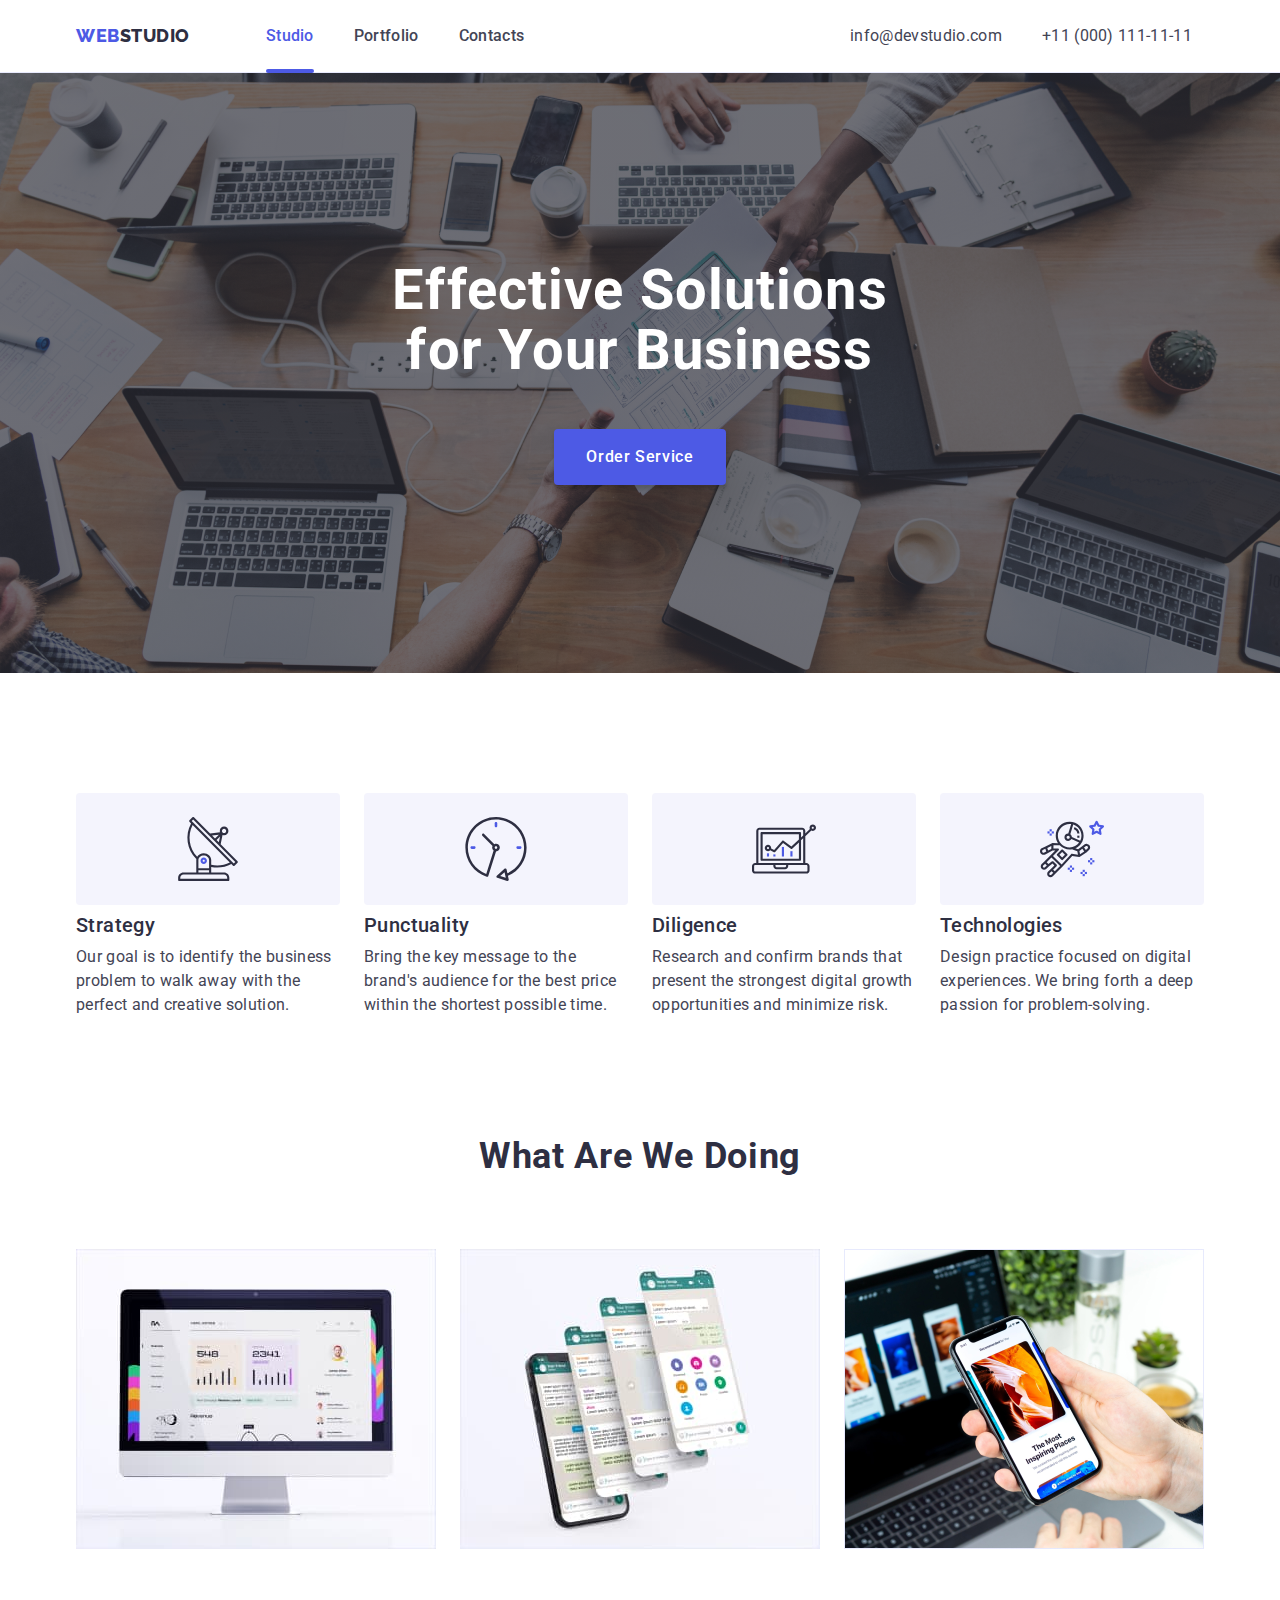
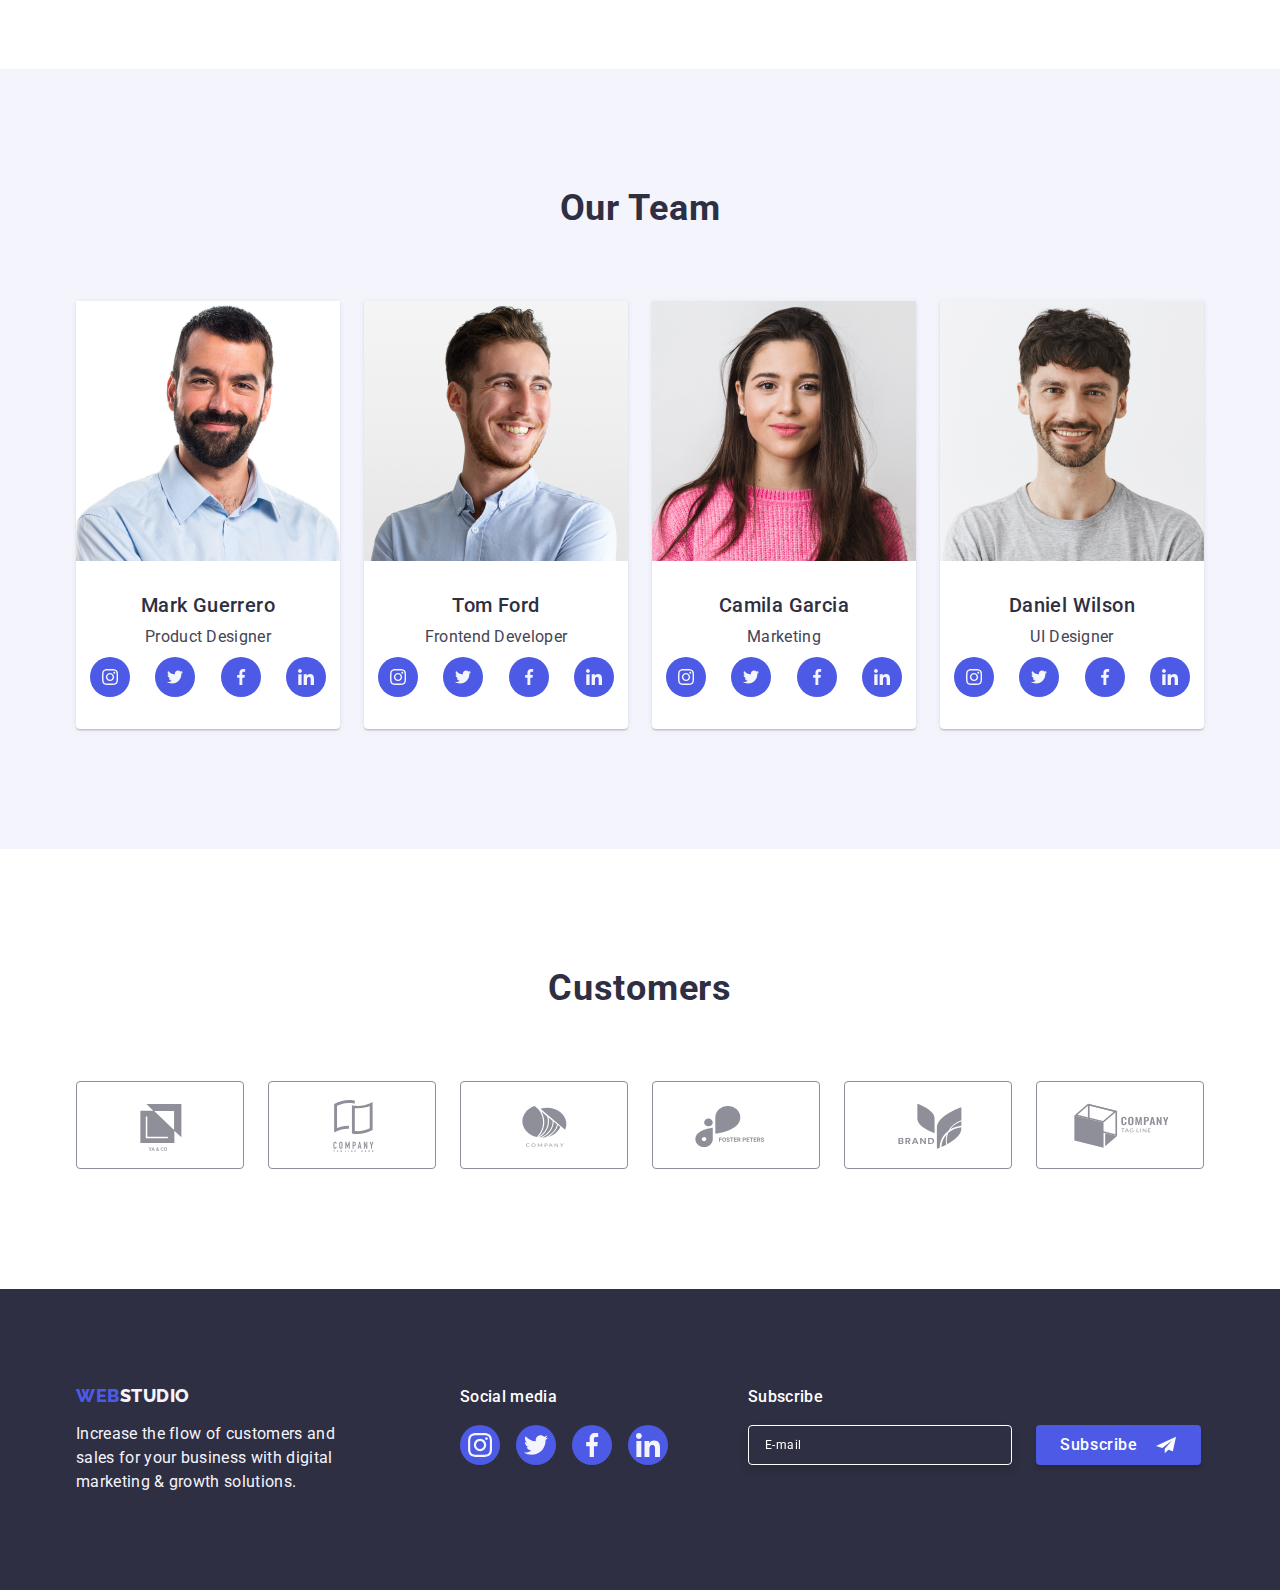
<file: index.html>
<!DOCTYPE html>
<html lang="en">

<head>
  <meta charset="UTF-8" />
  <meta http-equiv="X-UA-Compatible" content="IE=edge" />
  <meta name="viewport" content="width=device-width, initial-scale=1.0" />
  <link rel="preconnect" href="https://fonts.googleapis.com" />
  <link rel="preconnect" href="https://fonts.gstatic.com" crossorigin />
  <link href="https://fonts.googleapis.com/css2?family=Raleway:wght@800&family=Roboto:wght@400;500;700&display=swap"
    rel="stylesheet" />
  <link rel="stylesheet"
    href="https://cdnjs.cloudflare.com/ajax/libs/modern-normalize/1.1.0/modern-normalize.min.css" />
  <link rel="stylesheet" href="./css/styles.css" />
  <title>WebStudio</title>
</head>

<body data-body>
  <header class="header">
    <div class="header__container container">
     
      <!-- NAVIGATIONS -->

      <nav class="header__navigation">
        <a class="header__navigation-logo" href="./index.html">WEB<span class="header__logo-span">Studio</span></a>
    
        <ul class="header__navigation-list">
          <li class="header__navigation-item">
            <a class="header__navigation-link current" href="./index.html">Studio</a>
          </li>
          <li class="header__navigation-item">
            <a class="header__navigation-link" href="./portfolio.html">Portfolio</a>
          </li>
          <li class="header__navigation-item">
            <a class="header__navigation-link" href="">Contacts</a>
          </li>
        </ul>
      </nav>

        <address class="header__address">
        <ul class="header__address-list">
          <li class="header__address-item">
            <a class="header__adress-link" href="mailto:info@devstudio.com">info@devstudio.com</a>
          </li>
          <li class="header__address-item">
            <a class="header__adress-link" href="tel:+11(000)111-11-11">+11 (000) 111-11-11</a>
          </li>
        </ul>
      </address>

      <button type="button" data-menu-open="menu-open" class="menu-open-btn">
        <svg class="menu-icon" width="30" height="19">
          <use href="./images/svg/symbol-burger.svg#icon-Burger-vector-Stroke"></use>
        </svg>
      </button>
    </div>

    <!-- ------------------MOBILE MENU------------------ -->

    <div class="mob-menu-container is-hidden" data-menu>
      <div class="mob-menu-position">
        <button type="button" data-menu-close class="menu-close-btn">
          <svg class="close-icon" width="8" height="8">
            <use href="./images/svg/symbol-close-black.svg#icon-close-black"></use>
          </svg>
        </button>
        <nav class="-menu-header-navigation">
          <ul class="mob-menu-list list">
            <li class="mob-menu-item">
              <a class="mob-menu-link link current-mobile" href="./index.html">Studio</a>
            </li>
            <li class="mob-menu-item">
              <a class="mob-menu-link link" href="./portfolio.html">Portfolio</a>
            </li>
            <li class="mob-menu-item">
              <a class="mob-menu-link link" href="#">Contacts</a>
            </li>
          </ul>
        </nav>
      </div>
      <div class="">
        <address class="mob-menu-contacts">
          <ul class="mob-menu-contacts-list list">
            <li class="mob-menu-contacts-item">
              <a class="mob-menu-phone-link link" href="tel:+110001111111">+11 (000) 111-11-11</a>
            </li>
            <li class="mob-menu-contacts-item">
              <a class="mob-menu-address-link link" href="mailto:info@devstudio.com">info@devstudio.com</a>
            </li>
          </ul>
        </address>
        <div class="menu-soc">
          <ul class="menu-soc-list list">
            <li class="menu-soc-item">
              <a class="menu-soc-link link" href="#">
                <svg class="footer-icon" width="24" height="24">
                  <use href="./images/svg/socialweb/symbol-defs.svg#icon-instagram-2"></use>
                </svg>
              </a>
            </li>
            <li class="menu-soc-item">
              <a class="menu-soc-link link" href="#">
                <svg class="footer-icon" width="24" height="24">
                  <use href="./images/svg/socialweb/symbol-defs.svg#icon-twitter-1"></use>
                </svg>
              </a>
            </li>
            <li class="menu-soc-item">
              <a class="menu-soc-link link" href="#">
                <svg class="footer-icon" width="24" height="24">
                  <use href="./images/svg/socialweb/symbol-defs.svg#icon-facebook-1"></use>
                </svg>
              </a>
            </li>
            <li class="menu-soc-item">
              <a class="menu-soc-link link" href="#">
                <svg class="footer-icon" width="24" height="24">
                  <use href="./images/svg/socialweb/symbol-defs.svg#icon-linkedin-1"></use>
                </svg>
              </a>
            </li>
          </ul>
        </div>
      </div>
    </div>
    
  </header>

   <!--------------------------- HERO SECTION--------------------------------->

  <main>
    <section class="section hero">
      <h1 class="hero__title">Effective Solutions for Your Business</h1>
      <button class="hero__button" data-modal-open>Order Service</button>
    </section>

    <!-- -------- PRIVILAGE SECTION ---------->

    <section class="section">
      <div class="container">
        <h2 class="visually-hidden">our privilage</h2>
        <ul class="privilage__list">
          <li class="privilage__item icon1">
            <h3 class="privilage__title">Strategy</h3>
            <p class="privilage__text">
              Our goal is to identify the business problem to walk away with
              the perfect and creative solution.
            </p>
          </li>
          <li class="privilage__item icon2">
            <h3 class="privilage__title">Punctuality</h3>
            <p class="privilage__text">
              Bring the key message to the brand's audience for the best price
              within the shortest possible time.
            </p>
          </li>
          <li class="privilage__item icon3">
            <h3 class="privilage__title">Diligence</h3>
            <p class="privilage__text">
              Research and confirm brands that present the strongest digital
              growth opportunities and minimize risk.
            </p>
          </li>
          <li class="privilage__item icon4">
            <h3 class="privilage__title">Technologies</h3>
            <p class="privilage__text">
              Design practice focused on digital experiences. We bring forth a
              deep passion for problem-solving.
            </p>
          </li>
        </ul>
      </div>
    </section>

       <!------------SECTION WHAT WE ARE DOING ------------->
    <section class="what section">
      <div class="container">
        <h2 class="section__what-title">What are we doing</h2>
        <ul class="section__what-list">
          <li class="section__what-item">
            <img class="section__what-photo" srcset="./images/about/Rectangle71@2x.jpg 2x" src="./images/about/img1.jpg" alt="monitor" width="360" />
          </li>
          <li class="section__what-item">
            <img class="section__what-photo" srcset="./images/about/Rectangle72@2x.jpg 2x" src="./images/about/img2.jpg" alt="smatrphone" width="360" />
          </li>
          <li class="section__what-item">
            <img class="section__what-photo" srcset="./images/about/Rectangle73@2x.jpg" src="./images/about/img3.jpg" alt="phone and laptop"
              width="360" />
          </li>
        </ul>
      </div>
    </section>

    <!--------------- SECTION  TEAM  ------------------>

    <section class="team section">
      <div class="container">
        <h2 class="team__title">Our Team</h2>
        <ul class="team__list">
          <li class="team__item">
            <picture>
              <source
                srcset="./images/employees/team-01-1200.jpg 1x,
                ./images/employees/team-01-1200@2x.jpg 2x"
                media="(min-width: 1200px)"/>

             <source
             srcset="./images/employees/team-01-768.jpg 1x,
             ./images/employees/team-01-768@2x.jpg 2x"
             media="(min-width: 768px)"/>

             <source
             srcset="./images/employees/team-01-320.jpg 1x,
             ./images/employees/team-01-320@2x.jpg 2x"
             media="(min-width: 320px)"/>
             <img class="team__photo"
             src="./images/employees/team-01-320.jpg"
             alt="user photo 01"
                  loading="lazy"/>
            </picture>

            <div class="stule_team">
              <h3 class="team__sabtitle">Mark Guerrero</h3>
              <p class="team__text">Product Designer</p>
              <ul class="team__list-link">
                <li class="team__item-link">
                  <a class="link__team" href="https://instagram.com" aria-label="icon-instagram">
                    <svg class="team__social-icon" width="16" height="16">
                      <use href="./images/svg/socialweb/symbol-defs.svg#icon-instagram-2"></use>
                    </svg>
                  </a>
                </li>
                <li class="team__item-link">
                  <a class="link__team" href="https://twitter.com" aria-label="icon-twitter">
                    <svg class="team__social-icon"  width="16" height="16">
                      <use href="./images/svg/socialweb/symbol-defs.svg#icon-twitter-1"></use>
                    </svg>
                  </a>
                </li>
                <li class="team__item-link">
                  <a class="link__team" href="https://facebook.com" aria-label="icon-facebook">
                    <svg class="team__social-icon" width="16" height="16">
                      <use href="./images/svg/socialweb/symbol-defs.svg#icon-facebook-1"></use>
                    </svg>
                  </a>
                </li>
                <li class="team__item-link">
                  <a class="link__team" href="https://linkedin.com" aria-label="icon-linkedin">
                    <svg class="team__social-icon" width="16" height="16">
                      <use href="./images/svg/socialweb/symbol-defs.svg#icon-linkedin-1"></use>
                    </svg>
                  </a>
                </li>
              </ul>
            </div>
          </li>

          <li class="team__item">
            <picture>
              <source
                srcset="./images/employees/team-02-1200.jpg 1x,
                ./images/employees/team-02-1200@2x.jpg 2x"
                media="(min-width: 1200px)"/>

             <source
             srcset="./images/employees/team-02-768.jpg 1x,
             ./images/employees/team-02-768@2x.jpg 2x"
             media="(min-width: 768px)"/>

             <source
             srcset="./images/employees/team-02-320.jpg 1x,
             ./images/employees/team-02-320@2x.jpg 2x"
             media="(min-width: 320px)"/>
             <img class="team__photo"
             src="./images/employees/team-02-320.jpg"
             alt="user photo 02"
                  loading="lazy"
                />
            </picture>
            <div class="stule_team">
              <h3 class="team__sabtitle">Tom Ford</h3>
              <p class="team__text">Frontend Developer</p>
              <ul class="team__list-link">
                <li class="team__item-link">
                  <a class="link__team" href="https://instagram.com" aria-label="icon-instagram">
                    <svg class="team__social-icon" width="16" height="16">
                      <use href="./images/svg/socialweb/symbol-defs.svg#icon-instagram-2"></use>
                    </svg>
                  </a>
                </li>
                <li class="team__item-link">
                  <a class="link__team" href="https://twitter.com" aria-label="icon-twitter">
                    <svg class="team__social-icon" width="16" height="16">
                      <use href="./images/svg/socialweb/symbol-defs.svg#icon-twitter-1"></use>
                    </svg>
                  </a>
                </li>
                <li class="team__item-link">
                  <a class="link__team" href="https://facebook.com" aria-label="icon-facebook">
                    <svg class="team__social-icon" width="16" height="16">
                      <use href="./images/svg/socialweb/symbol-defs.svg#icon-facebook-1"></use>
                    </svg>
                  </a>
                </li>
                <li class="team__item-link">
                  <a class="link__team" href="https://linkedin.com" aria-label="icon-linkedin">
                    <svg class="team__social-icon" width="16" height="16">
                      <use href="./images/svg/socialweb/symbol-defs.svg#icon-linkedin-1"></use>
                    </svg>
                  </a>
                </li>
              </ul>
            </div>
          </li>

          <li class="team__item">
            <picture>
              <source
                srcset="./images/employees/team-03-1200.jpg 1x,
                ./images/employees/team-03-1200@2x.jpg 2x"
                media="(min-width: 1200px)"/>

             <source
             srcset="./images/employees/team-03-768.jpg 1x,
             ./images/employees/team-03-768@2x.jpg 2x"
             media="(min-width: 768px)"/>

             <source
             srcset="./images/employees/team-03-320.jpg 1x,
             ./images/employees/team-03-320@2x.jpg 2x"
             media="(min-width: 320px)"/>
             <img class="team__photo"
             src="./images/employees/team-03-320.jpg"
             alt="user photo 03"
                  loading="lazy"
                />
              </picture>
            <div class="stule_team">
              <h3 class="team__sabtitle">Camila Garcia</h3>
              <p class="team__text">Marketing</p>
              <ul class="team__list-link">
                <li class="team__item-link">
                  <a class="link__team" href="https://instagram.com" aria-label="icon-instagram">
                    <svg class="team__social-icon" width="16" height="16">
                      <use href="./images/svg/socialweb/symbol-defs.svg#icon-instagram-2"></use>
                    </svg>
                  </a>
                </li>
                <li class="team__item-link">
                  <a class="link__team" href="https://twitter.com" aria-label="icon-twitter">
                    <svg class="team__social-icon" width="16" height="16">
                      <use href="./images/svg/socialweb/symbol-defs.svg#icon-twitter-1"></use>
                    </svg>
                  </a>
                </li>
                <li class="team__item-link">
                  <a class="link__team" href="https://facebook.com" aria-label="icon-facebook">
                    <svg class="team__social-icon" width="16" height="16">
                      <use href="./images/svg/socialweb/symbol-defs.svg#icon-facebook-1"></use>
                    </svg>
                  </a>
                </li>
                <li class="team__item-link">
                  <a class="link__team" href="https://linkedin.com" aria-label="icon-linkedin">
                    <svg class="team__social-icon" width="16" height="16">
                      <use href="./images/svg/socialweb/symbol-defs.svg#icon-linkedin-1"></use>
                    </svg>
                  </a>
                </li>
              </ul>
            </div>
          </li>

          <li class="team__item">
            <picture>
              <source
                srcset="./images/employees/team-04-1200.jpg 1x,
                ./images/employees/team-04-1200@2x.jpg 2x"
                media="(min-width: 1200px)"/>

             <source
             srcset="./images/employees/team-04-768.jpg 1x,
             ./images/employees/team-04-768@2x.jpg 2x"
             media="(min-width: 768px)"/>

             <source
             srcset="./images/employees/team-04-320.jpg 1x,
             ./images/employees/team-04-320@2x.jpg 2x"
             media="(min-width: 320px)"/>
             <img class="team__photo"
             src="./images/employees/team-04-320.jpg"
             alt="user photo 04"
                  loading="lazy"
                />
              </picture>
            <div class="stule_team">
              <h3 class="team__sabtitle">Daniel Wilson</h3>
              <p class="team__text">UI Designer</p>
              <ul class="team__list-link">
                <li class="team__item-link">
                  <a class="link__team" href="https://instagram.com" aria-label="icon-instagram">
                    <svg class="team__social-icon" width="16" height="16">
                      <use href="./images/svg/socialweb/symbol-defs.svg#icon-instagram-2"></use>
                    </svg>
                  </a>
                </li>
                <li class="team__item-link">
                  <a class="link__team" href="https://twitter.com" aria-label="icon-twitter">
                    <svg class="team__social-icon" width="16" height="16">
                      <use href="./images/svg/socialweb/symbol-defs.svg#icon-twitter-1"></use>
                    </svg>
                  </a>
                </li>
                <li class="team__item-link">
                  <a class="link__team" href="https://facebook.com" aria-label="icon-facebook">
                    <svg class="team__social-icon" width="16" height="16">
                      <use href="./images/svg/socialweb/symbol-defs.svg#icon-facebook-1"></use>
                    </svg>
                  </a>
                </li>
                <li class="team__item-link">
                  <a class="link__team" href="https://linkedin.com" aria-label="icon-linkedin">
                    <svg class="team__social-icon" width="16" height="16">
                      <use href="./images/svg/socialweb/symbol-defs.svg#icon-linkedin-1"></use>
                    </svg>
                  </a>
                </li>
              </ul>
            </div>
          </li>
        </ul>
      </div>
    </section>

       <!----------------- SECTION CUSTOMERS ---------------------->
    <section class="customers section">
      <div class="container">
        <h2 class="customers__title">Customers</h2>
        <ul class="customers__list">
          <li class="customers__item">
            <a class="customers__link" href="./index.html">
              <svg class="customer__icon" width="104" height="56">
                <use href="./images/svg/socialweb/sprite.svg#icon-Logo1"></use>
              </svg></a>
          </li>
          <li class="customers__item">
            <a class="customers__link" href="./index.html"><svg class="customer__icon" width="104" height="56">
                <use href="./images/svg/socialweb/sprite.svg#icon-Logo2"></use>
              </svg></a>
          </li>
          <li class="customers__item">
            <a class="customers__link" href="./index.html"><svg class="customer__icon" width="104" height="56">
                <use href="./images/svg/socialweb/sprite.svg#icon-Logo3"></use>
              </svg></a>
          </li>
          <li class="customers__item">
            <a class="customers__link" href="./index.html"><svg class="customer__icon" width="104" height="56">
                <use href="./images/svg/socialweb/sprite.svg#icon-Logo4"></use>
              </svg></a>
          </li>
          <li class="customers__item">
            <a class="customers__link" href="./index.html"><svg class="customer__icon" width="104" height="56">
                <use href="./images/svg/socialweb/sprite.svg#icon-Logo5"></use>
              </svg></a>
          </li>
          <li class="customers__item">
            <a class="customers__link" href="./index.html"><svg class="customer__icon" width="104" height="56">
                <use href="./images/svg/socialweb/sprite.svg#icon-Logo6"></use>
              </svg>
            </a>
          </li>
        </ul>
      </div>
    </section>
  </main>

  <!--------------- SECTION FOOTER -------------->
  <footer class="footer">
    <div class="footer__container container">
      <div class="footer__flex">
          <a class="lo__go-link" href="index.html">WEB<span class="footer-logo">Studio</span></a>
         <p class="footer__text">Increase the flow of customers and sales for your business with
          digital marketing & growth solutions.</p></div>
        <div class="footer__social">
          <h3 class="social__media-title">Social media</h3>
          <ul class="footer__social-list">
            <li class="footer__social-item">
              <a class="footer__social-link" href="https://instagram.com" aria-label="icon-instagram" class="">
                <svg class="footer__social-icon" width="24" height="24">
                  <use href="./images/svg/socialweb/symbol-defs.svg#icon-instagram-2"></use>
                </svg>
              </a>
            </li>
            <li class="footer__social-item">
              <a class="footer__social-link" href="https://twitter.com" aria-label="icon-twitter" class="">
                <svg class="footer__social-icon" width="24" height="24">
                  <use href="./images/svg/socialweb/symbol-defs.svg#icon-twitter-1"></use>
                </svg>
              </a>
            </li>
            <li class="footer__social-item">
              <a class="footer__social-link" href="https://facebook.com" aria-label="icon-facebook" class="">
                <svg class="footer__social-icon" width="24" height="24">
                  <use href="./images/svg/socialweb/symbol-defs.svg#icon-facebook-1"></use>
                </svg>
              </a>
            </li>
            <li class="footer__social-item">
              <a class="footer__social-link" href="https://linkedin.com" aria-label="icon-linkedin" class="">
                <svg class="footer__social-icon" width="24" height="24">
                  <use href="./images/svg/socialweb/symbol-defs.svg#icon-linkedin-1"></use>
                </svg>
              </a>
            </li>
          </ul>
        </div>
        <div class="footer_subscribe">
          <p class="footer-subscribe__title">Subscribe</p>
          <form class="form-subscribe">
            <label class="subscribe-email" for="subscribe-email"
              ></label>
              <input
              class="footer-subscribe-input"
              type="email"
              name="subscribe-email"
              id="subscribe-email"
              placeholder="E-mail"
            />
            <button class="footer-subscribe-button" type="submit">
              <span class="span-subscribe">Subscribe</span><svg class="subscribe-icon" width="24" height="20">
                <use href="./images/svg/fotter.svg/telegram-sprite.svg#icon-Frame3"></use>
              </svg>
            </button>
          </form>
        </div>
      </div>
    
  </footer>

<!----------------- MODAL ---------------->
    
    <div data-modal class="backdrop is-hidden">
          <div class="modal-hiden modal">
            <button class="button-modal" data-modal-close>
              <svg class="svg-modal" width="8" height="8">
                <use
                  href="./images/svg/closeicons/close-black.svg#icon-close-black"
                ></use>
              </svg>
            </button>

            <p class="order_title1">
              Leave your contacts and we will call you back
            </p>
            <form class="order-form">
              <div class="modal-position">
                <label class="order_title" for="input-name">Name </label>
                <div class="form-field-wrapper">
                <input
                  required
                  class="input"
                  type="text"
                  id="input-name"
                  name="name-user"
                /><svg width="18" height="24" class="svg-form">
                  <use
                    href="./images/svg/person-black-1.svg#icon-person-black-1"
                  ></use>
                </svg>
              </div>
              </div>

              <div class="modal-position">
                <label class="order_title" for="input-tel">Phone</label>
                <div class="form-field-wrapper">
                <input
                  required
                  class="input"
                  type="tel"
                  id="input-tel"
                  name="tel-user"
                /><svg width="18" height="24" class="svg-form">
                  <use
                    href="./images/svg/closeicons/symbol-defs.svg#icon-phone1"
                  ></use>
                </svg>
              </div>
              </div>

              <div class="modal-position">
                <label class="order_title" for="input-emeil">Email</label>
                <div class="form-field-wrapper">
                <input
                  required
                  class="input"
                  type="email"
                  id="input-emeil"
                  name="emeil-user"
                /><svg width="18" height="24" class="svg-form">
                  <use
                    href="./images/svg/closeicons/symbol-defs.svg#icon-email1"
                  ></use>
                </svg>
              </div>
              </div>

              <div class="modal-position-textarea">
                <label class="order_title" for="input-comment">Comment</label>
                <textarea
                  class="textarea"
                  name="comment-user"
                  id="input-comment"
                  rows="6"
                  placeholder="Text input"
                ></textarea>
              </div>

             <div class="checkboxdiv">
                <input
                  required
                  class="checkbox"
                  type="checkbox"
                  id="input-accept"
                  name="accept"
                />
                <span class="fake"></span>
                <label class="order_title-accept" for="input-accept"
                  >I accept the terms and conditions of the
                  <a class="private__police-link" href="">Privacy Policy</a>
                </label>
              </div>
              <button class="button-sabmit" type="submit">Send</button>
            </form>
          </div>
      </div>
      
  <script src="./js/modal.js"></script>
  <script src="./js/mobile-menu.js"></script>
</body>

</html>
</file>
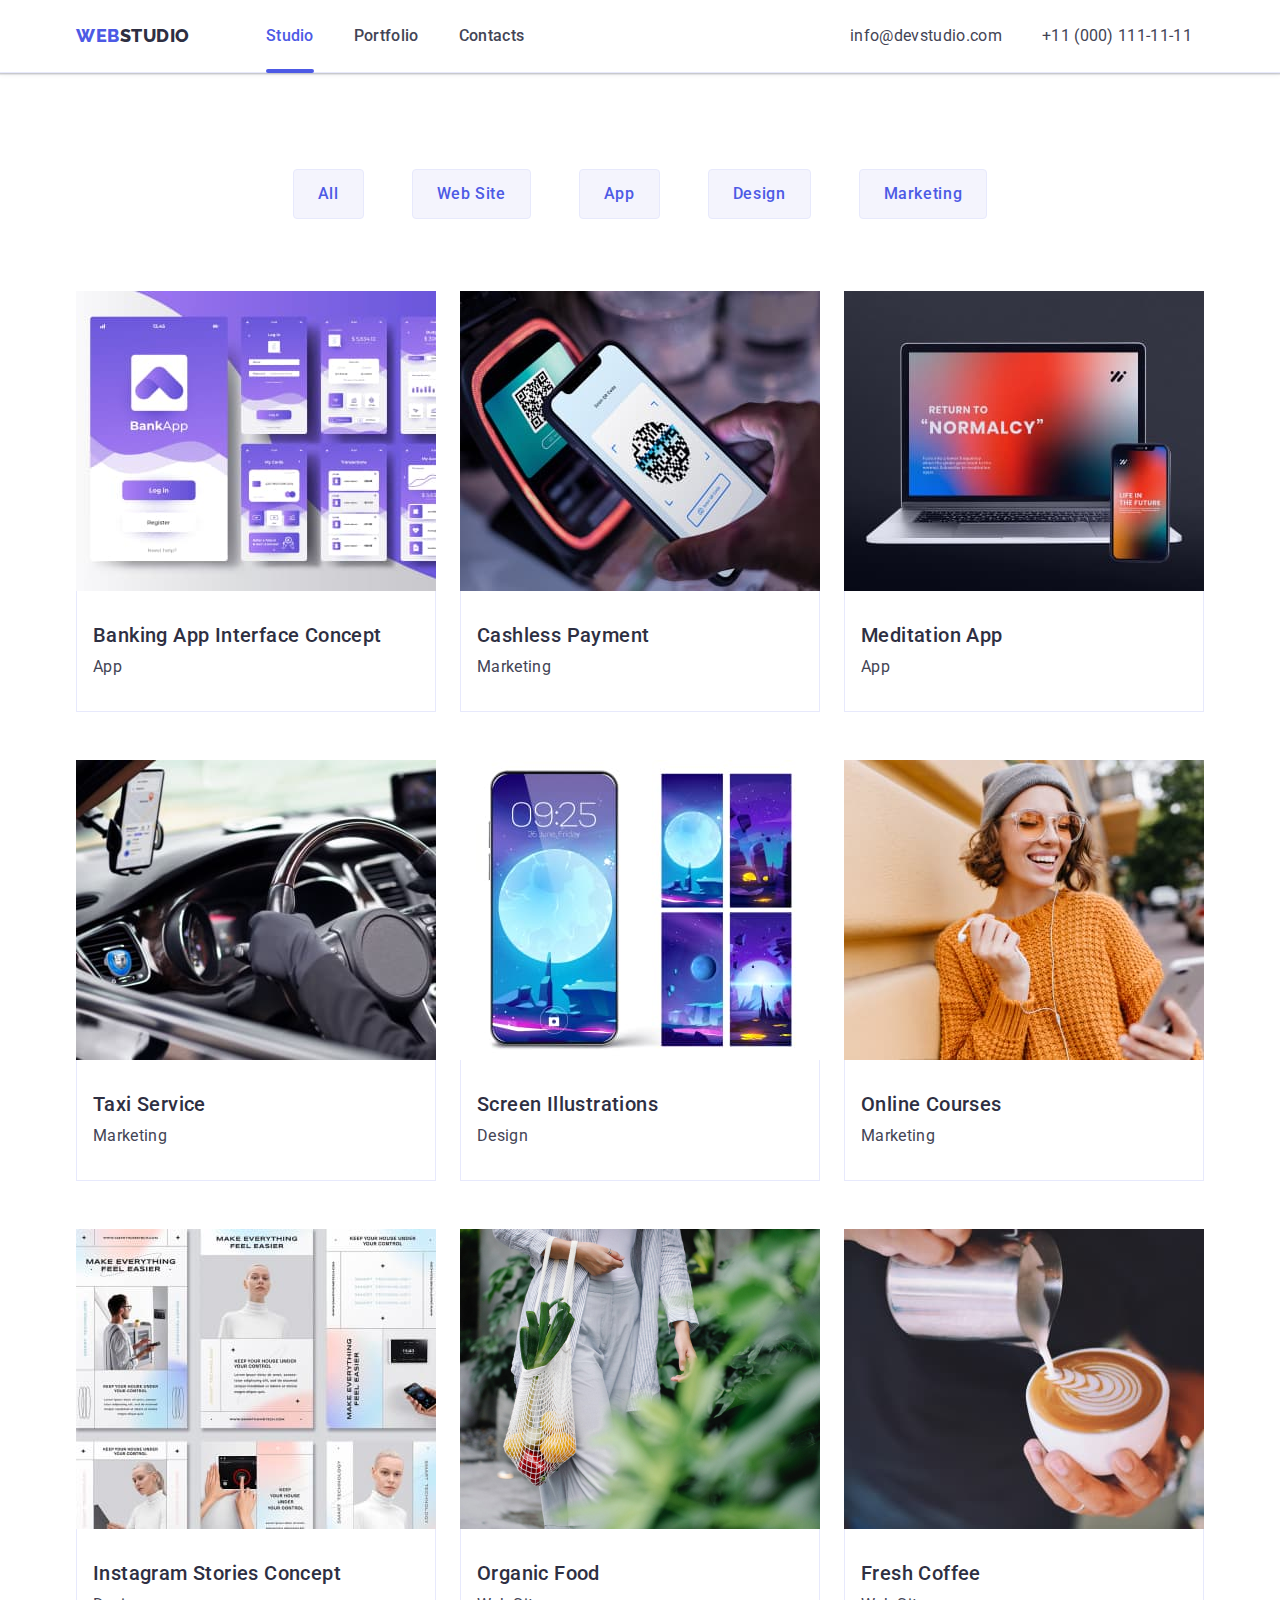
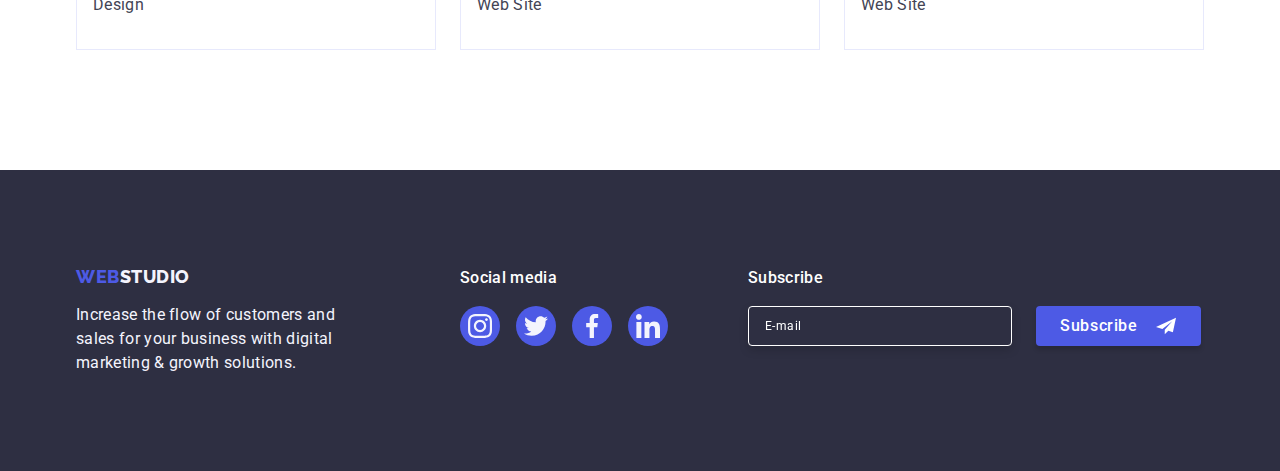
<file: portfolio.html>
<!DOCTYPE html>
<html lang="en">

<head>
  <meta charset="UTF-8" />
  <meta http-equiv="X-UA-Compatible" content="IE=edge" />
  <meta name="viewport" content="width=device-width, initial-scale=1.0" />
  <link rel="preconnect" href="https://fonts.googleapis.com" />
  <link rel="preconnect" href="https://fonts.gstatic.com" crossorigin />
  <link href="https://fonts.googleapis.com/css2?family=Raleway:wght@800&family=Roboto:wght@400;500;700&display=swap"
    rel="stylesheet" />
  <link rel="stylesheet"
    href="https://cdnjs.cloudflare.com/ajax/libs/modern-normalize/1.1.0/modern-normalize.min.css" />
  <link rel="stylesheet" href="./css/styles.css" />
  <title>WebStudio</title>
</head>

<body data-body>
  <header class="header">
    <div class="header__container container">
     
      <!-- NAVIGATIONS -->

      <nav class="header__navigation">
        <a class="header__navigation-logo" href="./index.html">WEB<span class="header__logo-span">Studio</span></a>
    
        <ul class="header__navigation-list">
          <li class="header__navigation-item">
            <a class="header__navigation-link current" href="./index.html">Studio</a>
          </li>
          <li class="header__navigation-item">
            <a class="header__navigation-link" href="./portfolio.html">Portfolio</a>
          </li>
          <li class="header__navigation-item">
            <a class="header__navigation-link" href="">Contacts</a>
          </li>
        </ul>
      </nav>

        <address class="header__address">
        <ul class="header__address-list">
          <li class="header__address-item">
            <a class="header__adress-link" href="mailto:info@devstudio.com">info@devstudio.com</a>
          </li>
          <li class="header__address-item">
            <a class="header__adress-link" href="tel:+11(000)111-11-11">+11 (000) 111-11-11</a>
          </li>
        </ul>
      </address>

      <button type="button" data-menu-open="menu-open" class="menu-open-btn">
        <svg class="menu-icon" width="30" height="19">
          <use href="./images/svg/symbol-burger.svg#icon-Burger-vector-Stroke"></use>
        </svg>
      </button>
    </div>

    <!-- ------------------MOBILE MENU------------------ -->

    <div class="mob-menu-container is-hidden" data-menu>
      <div class="mob-menu-position">
        <button type="button" data-menu-close class="menu-close-btn">
          <svg class="close-icon" width="8" height="8">
            <use href="./images/svg/symbol-close-black.svg#icon-close-black"></use>
          </svg>
        </button>
        <nav class="-menu-header-navigation">
          <ul class="mob-menu-list list">
            <li class="mob-menu-item">
              <a class="mob-menu-link link" href="./index.html">Studio</a>
            </li>
            <li class="mob-menu-item">
              <a class="mob-menu-link link current-mobile" href="./portfolio.html">Portfolio</a>
            </li>
            <li class="mob-menu-item">
              <a class="mob-menu-link link" href="#">Contacts</a>
            </li>
          </ul>
        </nav>
      </div>
      <div class="">
        <address class="mob-menu-contacts">
          <ul class="mob-menu-contacts-list list">
            <li class="mob-menu-contacts-item">
              <a class="mob-menu-phone-link link" href="tel:+110001111111">+11 (000) 111-11-11</a>
            </li>
            <li class="mob-menu-contacts-item">
              <a class="mob-menu-address-link link" href="mailto:info@devstudio.com">info@devstudio.com</a>
            </li>
          </ul>
        </address>
        <div class="menu-soc">
          <ul class="menu-soc-list list">
            <li class="menu-soc-item">
              <a class="menu-soc-link link" href="#">
                <svg class="footer-icon" width="24" height="24">
                  <use href="./images/svg/socialweb/symbol-defs.svg#icon-instagram-2"></use>
                </svg>
              </a>
            </li>
            <li class="menu-soc-item">
              <a class="menu-soc-link link" href="#">
                <svg class="footer-icon" width="24" height="24">
                  <use href="./images/svg/socialweb/symbol-defs.svg#icon-twitter-1"></use>
                </svg>
              </a>
            </li>
            <li class="menu-soc-item">
              <a class="menu-soc-link link" href="#">
                <svg class="footer-icon" width="24" height="24">
                  <use href="./images/svg/socialweb/symbol-defs.svg#icon-facebook-1"></use>
                </svg>
              </a>
            </li>
            <li class="menu-soc-item">
              <a class="menu-soc-link link" href="#">
                <svg class="footer-icon" width="24" height="24">
                  <use href="./images/svg/socialweb/symbol-defs.svg#icon-linkedin-1"></use>
                </svg>
              </a>
            </li>
          </ul>
        </div>
      </div>
    </div>
    
  </header>

    <!------------------- SECTION PORTFOLIO ---------------------->
    <main>
      <section class="menu portfolio__section">
        <div class="container">
          <h1 class="visually-hidden">portfolio</h1>
          <ul class="section__button-list list">
            <li class="section__button-item">
              <button class="section__button" type="button">All</button>
            </li>
            <li class="section__button-item">
              <button class="section__button" type="button">Web Site</button>
            </li>
            <li class="section__button-item">
              <button class="section__button" type="button">App</button>
            </li>
            <li class="section__button-item">
              <button class="section__button" type="button">Design</button>
            </li>
            <li class="section__button-item">
              <button class="section__button" type="button">Marketing</button>
            </li>
          </ul>

          <ul class="portfolio__section-list list">
            <li class="portfolio__section-item">
              <a class="portfolio__section-link link" href="">
                <div class="blok">
                  <img
                    class="portfolio__section-photo"
                    src="./images/projects/img1.jpg"
                    alt="Banking App Interface Concept"
                    width="360"
                  />
                  <div class="product-owerlay">
                    <div class="owerlay-text">
                      14 Stylish and User-Friendly App Design Concepts · Task
                      Manager App · Calorie Tracker App · Exotic Fruit Ecommerce
                      App · Cloud Storage App
                    </div>
                  </div>
                </div>
                <div class="border">
                  <h2 class="portfolio__section-title">
                    Banking App Interface Concept
                  </h2>
                  <p class="portfolio__section-text">App</p>
                </div>
              </a>
            </li>
            <li class="portfolio__section-item">
              <a class="portfolio__section-link link" href="">
                <div class="blok">
                  <img
                    class="portfolio__section-photo"
                    src="./images/projects/img2.jpg"
                    alt="Cashless Payment"
                    width="360"
                  />
                  <div class="product-owerlay">
                    <div class="owerlay-text">
                      14 Stylish and User-Friendly App Design Concepts · Task
                      Manager App · Calorie Tracker App · Exotic Fruit Ecommerce
                      App · Cloud Storage App
                    </div>
                  </div>
                </div>
                <div class="border">
                  <h2 class="portfolio__section-title">Cashless Payment</h2>
                  <p class="portfolio__section-text">Marketing</p>
                </div>
              </a>
            </li>
            <li class="portfolio__section-item">
              <a class="portfolio__section-link link" href="">
                <div class="blok">
                  <img
                    class="portfolio__section-photo"
                    src="./images/projects/img3.jpg"
                    alt="Cashless Payment"
                    width="360"
                  />
                  <div class="product-owerlay">
                    <div class="owerlay-text">
                      14 Stylish and User-Friendly App Design Concepts · Task
                      Manager App · Calorie Tracker App · Exotic Fruit Ecommerce
                      App · Cloud Storage App
                    </div>
                  </div>
                </div>
                <div class="border">
                  <h2 class="portfolio__section-title">Meditation App</h2>
                  <p class="portfolio__section-text">App</p>
                </div>
              </a>
            </li>
            <li class="portfolio__section-item">
              <a class="portfolio__section-link link" href="">
                <div class="blok">
                  <img
                    class="portfolio__section-photo"
                    src="./images/projects/img4.jpg"
                    alt="Cashless Payment"
                    width="360"
                  />
                  <div class="product-owerlay">
                    <div class="owerlay-text">
                      14 Stylish and User-Friendly App Design Concepts · Task
                      Manager App · Calorie Tracker App · Exotic Fruit Ecommerce
                      App · Cloud Storage App
                    </div>
                  </div>
                </div>
                <div class="border">
                  <h2 class="portfolio__section-title">Taxi Service</h2>
                  <p class="portfolio__section-text">Marketing</p>
                </div>
              </a>
            </li>
            <li class="portfolio__section-item">
              <a class="portfolio__section-link link" href="">
                <div class="blok">
                  <img
                    class="portfolio__section-photo"
                    src="./images/projects/img5.jpg"
                    alt="Cashless Payment"
                    width="360"
                  />
                  <div class="product-owerlay">
                    <div class="owerlay-text">
                      14 Stylish and User-Friendly App Design Concepts · Task
                      Manager App · Calorie Tracker App · Exotic Fruit Ecommerce
                      App · Cloud Storage App
                    </div>
                  </div>
                </div>
                <div class="border">
                  <h2 class="portfolio__section-title">Screen Illustrations</h2>
                  <p class="portfolio__section-text">Design</p>
                </div>
              </a>
            </li>
            <li class="portfolio__section-item">
              <a class="portfolio__section-link link" href="">
                <div class="blok">
                  <img
                    class="portfolio__section-photo"
                    src="./images/projects/img6.jpg"
                    alt="Cashless Payment"
                    width="360"
                  />
                  <div class="product-owerlay">
                    <div class="owerlay-text">
                      14 Stylish and User-Friendly App Design Concepts · Task
                      Manager App · Calorie Tracker App · Exotic Fruit Ecommerce
                      App · Cloud Storage App
                    </div>
                  </div>
                </div>
                <div class="border">
                  <h2 class="portfolio__section-title">Online Courses</h2>
                  <p class="portfolio__section-text">Marketing</p>
                </div></a
              >
            </li>
            <li class="portfolio__section-item">
              <a class="portfolio__section-link link" href="">
                <div class="blok">
                  <img
                    class="portfolio__section-photo"
                    src="./images/projects/img7.jpg"
                    alt="Cashless Payment"
                    width="360"
                  />
                  <div class="product-owerlay">
                    <div class="owerlay-text">
                      14 Stylish and User-Friendly App Design Concepts · Task
                      Manager App · Calorie Tracker App · Exotic Fruit Ecommerce
                      App · Cloud Storage App
                    </div>
                  </div>
                </div>
                <div class="border">
                  <h2 class="portfolio__section-title">
                    Instagram Stories Concept
                  </h2>
                  <p class="portfolio__section-text">Design</p>
                </div></a
              >
            </li>
            <li class="portfolio__section-item">
              <a class="portfolio__section-link link" href="">
                <div class="blok">
                  <img
                    class="portfolio__section-photo"
                    src="./images/projects/img8.jpg"
                    alt="Cashless Payment"
                    width="360"
                  />
                  <div class="product-owerlay">
                    <div class="owerlay-text">
                      14 Stylish and User-Friendly App Design Concepts · Task
                      Manager App · Calorie Tracker App · Exotic Fruit Ecommerce
                      App · Cloud Storage App
                    </div>
                  </div>
                </div>
                <div class="border">
                  <h2 class="portfolio__section-title">Organic Food</h2>
                  <p class="portfolio__section-text">Web Site</p>
                </div></a
              >
            </li>
            <li class="portfolio__section-item">
              <a class="portfolio__section-link link" href="">
                <div class="blok">
                  <img
                    class="portfolio__section-photo"
                    src="./images/projects/img9.jpg"
                    alt="Cashless Payment"
                    width="360"
                  />
                  <div class="product-owerlay">
                    <div class="owerlay-text">
                      14 Stylish and User-Friendly App Design Concepts · Task
                      Manager App · Calorie Tracker App · Exotic Fruit Ecommerce
                      App · Cloud Storage App
                    </div>
                  </div>
                </div>
                <div class="border">
                  <h2 class="portfolio__section-title">Fresh Coffee</h2>
                  <p class="portfolio__section-text">Web Site</p>
                </div></a
              >
            </li>
          </ul>
        </div>
      </section>
    </main>

    <footer class="footer">
      <div class="footer__container container">
        <div class="footer__flex">
            <a class="lo__go-link" href="index.html">WEB<span class="footer-logo">Studio</span></a>
           <p class="footer__text">Increase the flow of customers and sales for your business with
            digital marketing & growth solutions.</p></div>
          <div class="footer__social">
            <h3 class="social__media-title">Social media</h3>
            <ul class="footer__social-list">
              <li class="footer__social-item">
                <a class="footer__social-link" href="https://instagram.com" aria-label="icon-instagram" class="links">
                  <svg class="footer__social-icon" width="24" height="24">
                    <use href="./images/svg/socialweb/symbol-defs.svg#icon-instagram-2"></use>
                  </svg>
                </a>
              </li>
              <li class="footer__social-item">
                <a class="footer__social-link" href="https://twitter.com" aria-label="icon-twitter" class="links">
                  <svg class="footer__social-icon" width="24" height="24">
                    <use href="./images/svg/socialweb/symbol-defs.svg#icon-twitter-1"></use>
                  </svg>
                </a>
              </li>
              <li class="footer__social-item">
                <a class="footer__social-link" href="https://facebook.com" aria-label="icon-facebook" class="links">
                  <svg class="footer__social-icon" width="24" height="24">
                    <use href="./images/svg/socialweb/symbol-defs.svg#icon-facebook-1"></use>
                  </svg>
                </a>
              </li>
              <li class="footer__social-item">
                <a class="footer__social-link" href="https://linkedin.com" aria-label="icon-linkedin" class="links">
                  <svg class="footer__social-icon" width="24" height="24">
                    <use href="./images/svg/socialweb/symbol-defs.svg#icon-linkedin-1"></use>
                  </svg>
                </a>
              </li>
            </ul>
          </div>
          <div class="footer_subscribe">
            <p class="footer-subscribe__title">Subscribe</p>
            <form class="form-subscribe">
              <label class="subscribe-email" for="subscribe-email"
                ></label>
                <input
                class="footer-subscribe-input"
                type="email"
                name="subscribe-email"
                id="subscribe-email"
                placeholder="E-mail"
              />
              <button class="footer-subscribe-button" type="submit">
                <span class="span-subscribe">Subscribe</span><svg class="subscribe-icon" width="24" height="20">
                  <use href="./images/svg/fotter.svg/telegram-sprite.svg#icon-Frame3"></use>
                </svg>
              </button>
            </form>
          </div>
        </div>
      </div>
    </footer>
    <script src="./js/modal.js"></script>
    <script src="./js/mobile-menu.js"></script>
  </body>
  </html>
</file>
<file: css/styles.css>
:root {
	--bg-color: #ffffff;
	--logo-color-top: #4d5ae5;
	--color-text: #2e2f42;
	--seconari-text-color: #434455;
	--portfolio-button-bg-hover-color: #404bbf;
	--head-buttun-fon-color: #e7e9fc;
	--bg-color-fon-team: #f4f4fd;
	--fotter-text: #e7e9fc;
	--border-company-color: #8e8f99;
	--footer-hover-icon-color: #31d0aa;
	--modal-bg-color: #fcfcfc;
	--border-form-color: #21212133;
	--place-color: #75757580;
}

/* ***** */
html {
	box-sizing: border-box;
}

body {
	font-family: 'Roboto', sans-serif;
	color: var(--seconari-text-color);
}

/* *,
*::after,
*::before {
	box-sizing: inherit;
} */

/* СТИЛІ ДЛЯ ОБНУЛЕННЯ ВЕРХНІХ ВІДСТУПІВ У ЕЛЕМЕНТІВ  */
h1,
h2,
h3,
h4,
h5,
h6,
p {
	margin: 0;
}

/* КЛАС ДЛЯ ОБНУЛЕННЯ БАЗОВИХ ВЛАСТИВОСТЕЙ У СПИСКІВ (ul) */
ul {
	list-style: none;
	padding-left: 0;
	margin: 0;
}

/* КЛАСС ДЛЯ ОБНУЛЕННЯ БАЗОВИХ ВЛАСТИВОСТЕЙ У ПОСИЛАНЬ */
a {
	color: inherit;
	text-decoration: none;
}

/* ВЛАСТИВОСТІ ДЛЯ КОРЕКТНОГО ВІДОБРАЖЕННЯ КАРТИНОК */
img {
	display: block;
	max-width: 100%;
	height: auto;
}

/* ВЛАСТИВОСТІ ДЛЯ ОБНУЛЕННЯ КУРСИВА У ADDRESS */
address {
	font-style: normal;
}

/* УТІТЛИ */
.visually-hidden {
	position: absolute;
	width: 1px;
	height: 1px;
	margin: -1px;
	border: 0;
	padding: 0;

	white-space: nowrap;
	-webkit-clip-path: inset(100%);
	clip-path: inset(100%);
	clip: rect(0 0 0 0);
	overflow: hidden;
}

.section {
	padding: 96px 0 96px 0;

	@media screen and (min-width: 1200px) {
		padding: 120px 0 120px 0;
	}
}

.container {
	max-width: 428px;
	padding-left: 15px;
	padding-right: 15px;
	margin-left: auto;
	margin-right: auto;

	@media screen and (min-width: 768px) {
		max-width: 768px;

	}

	@media screen and (min-width: 1200px) {
		max-width: 1158px;

	}
}

.current {
	color: var(--logo-color-top);
	position: relative;

}

.current::after {
	content: '';
	display: block;
	width: 100%;
	height: 4px;
	border-radius: 2px;
	background-color: var(--logo-color-top);
	position: absolute;
	bottom: -4px;
}

@media screen and (min-width: 1200px) {
	.current::after {
		bottom: -4px;
	}
}



/* My css */

/*#region --HEADER SECTION-- */

.header {
	padding: 24px 0;
	border-bottom: 1px solid var(--head-buttun-fon-color);
	box-shadow: 0px 2px 1px rgba(46, 47, 66, 0.08), 0px 1px 1px rgba(46, 47, 66, 0.16),
		0px 1px 6px rgba(46, 47, 66, 0.08);

	@media screen and (min-width: 768px) and (max-width: 1199px) {
		padding: 16px 0;
	}
}

.header__container {
	display: flex;
	justify-content: space-between;
	align-items: center;


	@media (min-width:768px) {
		justify-content: flex-start;


	}

}

.header__navigation {
	display: flex;
	align-items: center;
}

.header__navigation-logo {
	font-family: 'Raleway', sans-serif;
	font-weight: 800;
	font-size: 18px;
	color: var(--logo-color-top);
	line-height: 1.17;
	letter-spacing: 0.03em;
	text-transform: uppercase;

	@media (min-width: 768px) {
		margin-right: 120px;
	}

	@media (min-width: 1200px) {
		margin-right: 76px;
	}
}

.header__logo-span {
	color: var(--color-text);
}

.header__navigation-list {
	display: none;

	@media (min-width: 768px) {
		display: flex;
		gap: 40px;
		line-height: 1.5;
	}
}

.header__navigation-item {
	/* line-height: 1.5; */
}

.header__address-item {
	font-size: 12px;

	/* line-height: 1.17; */

	@media screen (min-width: 768px) {
		display: block;
	}
}

.header__navigation-link {
	font-weight: 500;
	font-size: 16px;
	line-height: 1.5;
	letter-spacing: 0.02em;
	padding: 24px 0px;
	transition: color 250ms cubic-bezier(0.4, 0, 0.2, 1);
	position: relative;
}

.header__navigation-link:hover,
.header__navigation-link:focus {
	color: var(--portfolio-button-bg-hover-color);
}

/* ADDRESS SECTION */

.header__address {
	display: none;

	@media screen and (min-width: 768px) {
		display: block;
		margin-left: auto;
	}
}

.header__address-list {
	display: flex;
	flex-wrap: wrap;
	justify-content: flex-end;



	@media screen and (min-width: 768px) {
		gap: 12px;
		line-height: 1.17;
	}

	@media screen and (min-width: 1200px) {
		display: flex;
		gap: 40px;
	}
}

.header__adress-link {
	font-size: 12px;
	line-height: 1.17;
	letter-spacing: 0.04em;
	color: var(--seconari-text-color);
	transition: color 250ms cubic-bezier(0.4, 0, 0.2, 1);

	@media (min-width: 1200px) {
		font-size: 16px;
		letter-spacing: 0.02em;
		line-height: 1.5;
	}
}

.header__adress-link:hover,
.header__adress-link:focus {
	color: var(--portfolio-button-bg-hover-color);
}

/*#endregion --HEADER SECTION-- */

/*#region -------------HERO SECTION------------- */
.hero {
	background-color: var(--color-text);
	padding-top: 112px;
	padding-bottom: 112px;
	margin: 0 auto;
	background-image: linear-gradient(to right, rgba(47, 48, 58, 0.7), rgba(47, 48, 58, 0.7)),
		url('../images/hero/mobile/hero-01-ms.jpg');
	background-repeat: no-repeat;
	background-size: cover;
	background-position: center;

	@media screen and (min-device-pixel-ratio: 2) and (min-width: 320px),
	screen and (min-resolution: 192dpi) and (min-width: 320px),
	screen and (min-resolution: 2dppx) and (min-width: 320px) {
		background-image: linear-gradient(to right, rgba(47, 48, 58, 0.7), rgba(47, 48, 58, 0.7)),
			url('../images/hero/mobile/hero-01-ms@2x.jpg');
	}

	@media screen and (min-width: 481px) {
		background-image: linear-gradient(to right, rgba(47, 48, 58, 0.7), rgba(47, 48, 58, 0.7)),
			url('../images/hero/tablet/hero-01-md.jpg');
	}

	@media screen and (min-device-pixel-ratio: 2) and (min-width: 481px),
	screen and (min-resolution: 192dpi) and (min-width: 481px),
	screen and (min-resolution: 2dppx) and (min-width: 481px) {
		background-image: linear-gradient(to right, rgba(47, 48, 58, 0.7), rgba(47, 48, 58, 0.7)),
			url('../images/hero/tablet/hero-01-md@2x.jpg');
	}

	@media screen and (min-width: 1200px) {
		max-width: 1600px;
		height: 600px;
		background-image: linear-gradient(to right, rgba(47, 48, 58, 0.7), rgba(47, 48, 58, 0.7)),
			url('../images/hero/desktop/hero-01-lg.jpg');
	}

	@media screen and (min-device-pixel-ratio: 2) and (min-width: 1200px),
	screen and (min-resolution: 192dpi) and (min-width: 1200px),
	screen and (min-resolution: 2dppx) and (min-width: 1200px) {
		background-image: linear-gradient(to right, rgba(47, 48, 58, 0.7), rgba(47, 48, 58, 0.7)),
			url('../images/hero/desktop/hero-01-lg@2x.jpg');
	}

	@media (min-width: 1200px) {
		padding-top: 188px;
		padding-bottom: 188px;
	}
}

.hero__title {
	width: 320px;
	font-weight: 700;
	font-size: 36px;
	line-height: 1.11;
	letter-spacing: 0.02em;
	color: var(--bg-color);
	text-align: center;
	margin: 0px auto 72px auto;

	@media screen and (min-width: 768px) {
		width: 496px;
		font-size: 56px;
		line-height: 1.07;
		text-align: center;
		letter-spacing: 0.02em;
		text-transform: none;
		margin-bottom: 36px;

		@media screen and (min-width: 1200px) {
			margin-bottom: 48px;
		}
	}
}

.hero__button {
	font-family: 'Roboto', sans-serif;
	letter-spacing: 0.04em;
	font-weight: 500;
	font-size: 16px;
	line-height: 1.5;
	color: var(--bg-color);
	background-color: var(--logo-color-top);
	box-shadow: 0px 4px 4px rgba(0, 0, 0, 0.15);
	border: none;
	border-radius: 4px;
	padding: 16px 32px;
	cursor: pointer;
	display: block;
	margin: 0 auto;
	transition: background-color 250ms cubic-bezier(0.4, 0, 0.2, 1);
}

.hero__button:hover,
.hero__button:focus {
	background-color: var(--portfolio-button-bg-hover-color);
}

/*#endregion --HERO SECTION-- */

/*#region --PRIVILAGE SECTION-- */

.section .privilage__title {
	text-align: center;
	font-size: 36px;
	line-height: 1.11;
}

@media screen and (max-width: 767px) {
	.privilage__list {
		display: -webkit-box;
		display: -ms-flexbox;
		display: flex;
		-webkit-box-orient: vertical;
		-webkit-box-direction: normal;
		-ms-flex-direction: column;
		flex-direction: column;
		gap: 72px 0px;
	}
}

@media screen and (min-width: 768px) {
	.privilage__list {
		gap: 72px 24px;
		display: flex;
		flex-wrap: wrap;
		justify-content: center;


	}
}

@media screen and (min-width: 1200px) {
	.privilage__list {
		gap: 0px;
		flex-wrap: nowrap;
	}
}

@media screen and (min-width: 768px) {
	.privilage__list .privilage__title {
		text-align: left;
	}
}

@media screen and (min-width: 1200px) {
	.privilage__list .privilage__title {
		margin-top: 8px;
		font-weight: 500;
		font-size: 20px;
		line-height: 1.2;
	}
}

.privilage__item::before {
	content: '';
	display: block;
	-webkit-box-ordinal-group: 1;
	-ms-flex-order: 0;
	order: 0;
	background-color: var(--bg-color-fon-team);
	border-radius: 4px;
	background-repeat: no-repeat;
	background-position: center;
}

@media screen and (min-width: 1200px) {
	.privilage__item::before {
		height: 112px;
	}
}

@media screen and (min-width: 768px) {
	.privilage__list .privilage__item {
		width: 351px;
		text-align: left;
	}
}

@media screen and (min-width: 1200px) {
	.privilage__list .privilage__item {
		width: 264px;
	}
}

@media screen and (min-width: 1200px) {
	.privilage__item:not(:last-child) {
		margin-right: 24px;
	}
}

.icon1::before {
	background-image: url(../images/svg/icon1.svg);
}

.icon2::before {
	background-image: url(../images/svg/icon2.svg);
}

.icon3::before {
	background-image: url(../images/svg/icon3.svg);
}

.icon4::before {
	background-image: url(../images/svg/icon4.svg);
}

.privilage__title {
	font-family: 'Roboto';
	font-weight: 700;
	font-size: 36px;
	line-height: 1.11;
	letter-spacing: 0.02em;
	text-transform: capitalize;
	color: var(--color-text);
	margin-bottom: 8px;
}

.privilage__text {
	font-weight: 500;
	font-size: 16px;
	line-height: 1.5;
	letter-spacing: 0.02em;
	color: var(--seconari-text-color);

	@media screen and (min-width: 1200px) {
		font-weight: 400;
	}
}

/*#endregion --PRIVILAGE SECTION-- */

/*#region --SECTION WHAT-- */
.what {
	display: none;

	@media (min-width:1200px) {
		display: block;
		padding-top: 0;
	}
}

.section__what-title {
	text-align: center;
	font-weight: 700;
	font-size: 36px;
	line-height: 1.11;
	letter-spacing: 0.02em;
	color: var(--color-text);
	text-transform: capitalize;
	margin-bottom: 72px;
	display: none;

	@media (min-width: 1157px) {
		display: block;
	}
}

.section__what-list {
	display: -webkit-box;
	display: -ms-flexbox;
	display: flex;
	margin: auto;
	justify-content: center;
}

.section__what-item {
	display: block;
}

.section__what-item:not(:last-child) {
	margin-right: 24px;
}

.section__what-photo {
	display: none;

	@media (min-width: 1200px) {
		display: block;
	}
}

/*#endregion --SECTION WHAT-- */

/*#region --SECTION TEAM-- */

.team {
	background-color: var(--bg-color-fon-team);
}

.team__title {
	font-weight: 700;
	font-size: 36px;
	line-height: 1.11;
	text-align: center;
	text-transform: capitalize;
	letter-spacing: 0.02em;
	color: var(--color-text);
	margin-bottom: 72px;
}

.team__list {
	display: flex;
	flex-direction: column;
	gap: 72px;
	align-items: center;

	@media screen and (min-width: 768px) {
		flex-direction: row;
		flex-wrap: wrap;
		gap: 64px 24px;
		justify-content: center;
	}

	@media screen and (min-width: 1200px) {
		flex-wrap: nowrap;
	}
}

.team__item {
	background-color: #ffffff;
	box-shadow: 0px 1px 6px rgba(46, 47, 66, 0.08), 0px 1px 1px rgba(46, 47, 66, 0.16),
		0px 2px 1px rgba(46, 47, 66, 0.08);
	border-radius: 0px 0px 4px 4px;
	width: 264px;
}

.stule_team {
	padding: 32px 14px;
	/* background-color: var(--bg-color); */
}

.team__sabtitle {
	text-align: center;
	font-weight: 500;
	font-size: 20px;
	line-height: 1.2;
	letter-spacing: 0.02em;
	color: var(--color-text);
	margin-bottom: 8px;
}

.team__text {
	line-height: 1.5;
	text-align: center;
	letter-spacing: 0.02em;
	margin-bottom: 8px;
	color: var(--seconari-text-color);
}

.team__list-link {
	display: flex;
	justify-content: space-between;
}

.link__team {
	display: flex;
	justify-content: center;
	align-items: center;
	width: 40px;
	height: 40px;
	border-radius: 50%;
	background-color: var(--logo-color-top);
	color: var(--bg-color);
	transition: background-color 250ms cubic-bezier(0.4, 0, 0.2, 1);
}

.link__team:hover,
.link__team:focus {
	background-color: var(--portfolio-button-bg-hover-color);
}

.team__social-icon {
	fill: currentColor;
}

/*#endregion --SECTION TEAM--*/

/*#region --SECTION CUSTOMERS-- */

.customers .container {
	@media screen and (min-width:768px) and (max-width: 1199px) {
		width: 582px;
	}
}

.customers__title {
	font-weight: 700;
	font-size: 36px;
	line-height: 1.11;
	text-align: center;
	letter-spacing: 0.02em;
	text-transform: capitalize;
	color: var(--color-text);
	margin-bottom: 72px;
}

.customers__list {
	display: flex;
	flex-wrap: wrap;
	gap: 72px 16px;

	@media screen and (min-width: 768px) {
		justify-content: center;
		gap: 72px 24px;
	}

	@media screen and (min-width: 1200px) {}
}

.customers__item {
	width: calc((100% - 1 * 16px) /2);

	@media screen and (min-width:768px) {
		width: calc((100% - 2 * 24px) / 3);
	}

	@media screen and (min-width: 1200px) {
		width: calc((100% - 5 * 24px) / 6);
	}
}

.customers__link {
	height: 88px;
	color: var(--border-company-color);
	border: 1px solid var(--border-company-color);
	border-radius: 4px;
	display: flex;
	align-items: center;
	justify-content: center;
	transition: color 250ms cubic-bezier(0.4, 0, 0.2, 1), border-color 250ms cubic-bezier(0.4, 0, 0.2, 1);

	@media screen and (min-width: 768px) {}
}

.customers__link:hover,
.customers__link:focus {
	color: var(--portfolio-button-bg-hover-color);
	border-color: var(--portfolio-button-bg-hover-color);
}

.customer__icon {
	fill: currentColor;
	width: 110px;
	height: 56px;

	@media screen and (min-width: 768px) {
		width: 104px;
		height: 56px;
	}
}

/*#endregion-- SECTION CUSTOMERS --*/

/*#region --PORTFOLIO PAGE-- */
.portfolio__section {
	padding-top: 96px;
}

/* .section-title {
} */

.menu {
	padding-top: 96px;
	padding-bottom: 120px;
}

.section__button-list {
	display: flex;
	gap: 24px;
	margin-bottom: 72px;
	justify-content: center;
}

/* .section__button-item {
} */

.section__button {
	font-family: 'Roboto', sans-serif;
	font-style: normal;
	font-weight: 500;
	font-size: 16px;
	line-height: 1.5;
	letter-spacing: 0.04em;
	background-color: var(--bg-color-fon-team);
	color: var(--logo-color-top);
	border: 1px solid var(--fotter-text);
	border-radius: 4px;
	cursor: pointer;
	display: flex;
	padding: 12px 24px;
	transition: border-color 250ms cubic-bezier(0.4, 0, 0.2, 1), box-shadow 250ms cubic-bezier(0.4, 0, 0.2, 1),
		background-color 250ms cubic-bezier(0.4, 0, 0.2, 1), color 250ms cubic-bezier(0.4, 0, 0.2, 1);
}

.section__button:hover,
.section__button:focus {
	color: var(--bg-color);
	background-color: var(--portfolio-button-bg-hover-color);
	border: 1px solid var(--portfolio-button-bg-hover-color);
	box-shadow: 0px 3px 1px rgba(0, 0, 0, 0.1), 0px 2px 1px rgba(0, 0, 0, 0.08), 0px 2px 2px rgba(0, 0, 0, 0.12);
}

.section__button-list {
	flex-wrap: wrap;
	margin-left: auto;
	justify-content: center;
}

.section__button-item:not(:last-child) {
	margin-right: 24px;
}

.portfolio__section-list {
	list-style: none;
	display: flex;
	flex-wrap: wrap;
	margin-top: 72px;
	gap: 48px 24px;
}

.portfolio__section-item {
	width: 360px;
}

.portfolio__section-link {
	display: block;
	transition: box-shadow 250ms cubic-bezier(0.4, 0, 0.2, 1);
}

.portfolio__section-link:hover,
.portfolio__section-link:focus {
	box-shadow: 0px 1px 6px rgba(46, 47, 66, 0.08), 0px 1px 1px rgba(46, 47, 66, 0.16),
		0px 2px 1px rgba(46, 47, 66, 0.08);
}

.portfolio__section-photo {
	display: block;
}

.portfolio__section-title {
	font-weight: 500;
	font-size: 20px;
	line-height: 1.2;
	letter-spacing: 0.02em;
	color: var(--color-text);
}

.border {
	border-left: 1px solid var(--fotter-text);
	border-right: 1px solid var(--fotter-text);
	border-bottom: 1px solid var(--fotter-text);
	padding: 32px 16px;
}

.portfolio__section-text {
	margin-top: 8px;
	text-align: left;

	font-size: 16px;
	line-height: 1.5;
	letter-spacing: 0.02em;
	color: var(--seconari-text-color);
}

/*#region --OVERLAY-- */
.blok {
	position: relative;
	overflow: hidden;
}

.product-owerlay {
	position: absolute;
	top: 0;
	left: 0;
	width: 100%;
	height: 100%;

	transform: translateY(100%);
	transition: transform 250ms cubic-bezier(0.4, 0, 0.2, 1);
	background-color: var(--logo-color-top);
}

.portfolio__section-link:hover .product-owerlay {
	transform: translateY(0%);
}

.owerlay-text {
	position: absolute;
	top: 40px;
	right: 32px;
	left: 32px;

	font-size: 16px;
	line-height: 1.5;
	letter-spacing: 0.02em;
	color: var(--bg-color-fon-team);
}

/*#endregion --OWERLAY-- */

/*#endregion --PORTFOLIO PAGE-- */

/*#region --FOOTER SECTION-- */

.footer {
	background-color: var(--color-text);
	padding: 96px 0;

}

.footer__container {
	/* display: flex;
	/* flex-wrap: wrap;
	
	gap: 72px;
	justify-content: center; */

	@media screen and (min-width: 768px) {
		display: flex;
		flex-wrap: wrap;
		gap: 72px 24px;
		width: 582px;
	}

	@media screen and (min-width:1200px) {
		flex-wrap: nowrap;
		gap: 0;
		width: 100%;
	}
}

.footer__flex {
	margin-bottom: 72px;

	@media screen and (min-width: 768px) {
		margin: 0;
	}

	@media screen and (min-width:1200px) {
		margin-right: 120px;
	}

}

.lo__go-link {
	display: block;
	font-family: 'Raleway', sans-serif;
	font-weight: 800;
	font-size: 18px;
	line-height: 1.17;
	letter-spacing: 0.03em;
	color: var(--logo-color-top);
	text-transform: uppercase;
	margin-bottom: 16px;
	text-align: center;

	@media screen and (min-width: 768px) {
		text-align: left;
	}
}

.footer-logo {
	color: var(--bg-color-fon-team);
}

.footer__text {
	color: var(--bg-color-fon-team);
	line-height: 1.5;
	letter-spacing: 0.02em;
	width: 268px;
	margin: 0 auto;

	@media screen and (min-width:768px) {
		width: 264px;
		margin: 0;
	}
}

.footer__social {
	margin-bottom: 72px;

	@media screen and (min-width:768px) {
		margin: 0;
	}

	@media screen and (min-width:1200px) {
		margin-right: 80px;
	}
}

.social__media-title {
	font-weight: 500;
	font-size: 16px;
	line-height: 1.5;
	letter-spacing: 0.02em;
	color: var(--bg-color);
	text-align: center;
	margin-bottom: 16px;

	@media screen and (min-width: 768px) {
		text-align: left;
	}
}

.footer__social-list {
	display: flex;
	justify-content: center;
	gap: 16px;
}

.footer__social-link {
	display: flex;
	justify-content: center;
	align-items: center;
	width: 40px;
	height: 40px;
	border-radius: 50%;
	background-color: var(--logo-color-top);
	color: var(--bg-color);
	transition: background-color 250ms cubic-bezier(0.4, 0, 0.2, 1);
}

.footer__social-link:hover,
.footer__social-link:focus {
	background-color: var(--footer-hover-icon-color);
}

.footer__social-icon {
	fill: currentColor;
}

.footer-subscribe__title {
	font-weight: 500;
	line-height: 1.5;
	letter-spacing: 0.02em;
	color: var(--bg-color);
	text-align: center;
	margin-bottom: 16px;

	@media screen and (min-width: 768px) {
		text-align: left;
	}

}

.footer_subscribe {

	@media screen and (min-width:768px) {
		width: 453px;

	}


}

.form-subscribe {
	display: flex;
	flex-wrap: wrap;


}

.footer-subscribe-input {
	width: 100%;
	padding: 8px 16px;
	height: 40px;
	font-size: 12px;
	line-height: 2;
	letter-spacing: 0.04em;
	color: #ffffff;
	background: var(--color-text);
	border: 1px solid var(--bg-color);
	filter: drop-shadow(0px 4px 4px rgba(0, 0, 0, 0.15));
	border-radius: 4px;
	outline: none;
	margin-bottom: 16px;
	transition: border-color 250ms cubic-bezier(0.4, 0, 0.2, 1);

	@media screen and (min-width:768px) {
		margin-right: 24px;
		margin-bottom: 0;
		width: 264px;
	}


}

.footer-subscribe-input:focus {
	border: 1px solid var(--logo-color-top);
}

.footer-subscribe-input::placeholder {
	color: var(--bg-color);
}

.footer-subscribe-button {
	display: flex;
	align-items: center;
	gap: 16px;
	margin: 0 auto;
	width: 165px;
	height: 40px;
	color: var(--bg-color);
	background-color: var(--logo-color-top);
	border: none;
	border-radius: 4px;
	text-align: left;
	padding: 8px 0px 8px 24px;
	font-weight: 500;
	font-size: 16px;
	line-height: 1.5;
	letter-spacing: 0.04em;
	cursor: pointer;
	box-shadow: 0px 4px 4px rgba(0, 0, 0, 0.15);
	transition: background-color 250ms cubic-bezier(0.4, 0, 0.2, 1), box-shadow 250ms cubic-bezier(0.4, 0, 0.2, 1);

}

.footer-subscribe-button:hover,
.footer-subscribe-button:focus {
	/* background-color: var(--portfolio-button-bg-hover-color);
	box-shadow: 0px 4px 4px rgba(0, 0, 0, 0.15); */
}

.subscribe-icon {
	fill: var(--bg-color);
}

/*#endregion ----FOOTER SECTION--------*/

/*#region --MODAL WINDOW-- */
.backdrop {
	position: fixed;
	top: 0;
	left: 0;
	width: 100%;
	height: 100%;
	opacity: 1;
	background-color: rgba(46, 47, 66, 0.4);
	transition: opacity 250ms cubic-bezier(0.4, 0, 0.2, 1), visibility 250ms cubic-bezier(0.4, 0, 0.2, 1);
}

.backdrop.is-hidden {
	opacity: 0;
	pointer-events: none;
	visibility: hidden;
}

.modal {
	min-width: 310px;
	padding-top: 72px;
	padding: 72px 24px 24px 24px;
	position: absolute;
	top: 50%;
	left: 50%;
	transform: translate(-50%, -50%);
	background-color: var(--modal-bg-color);
	box-shadow: 0px 1px 1px rgba(0, 0, 0, 0.14), 0px 1px 3px rgba(0, 0, 0, 0.12), 0px 2px 1px rgba(0, 0, 0, 0.2);
	border-radius: 4px;
	transition: opacity 250ms cubic-bezier(0.4, 0, 0.2, 1), visibility 250ms cubic-bezier(0.4, 0, 0.2, 1);

}

@media screen and (min-width: 428px) {
	.modal {
		width: 392px;
		min-height: 586px;
	}
}

.button-modal {
	position: absolute;
	top: 24px;
	right: 24px;
	display: flex;
	justify-content: center;
	align-items: center;

	width: 24px;
	height: 24px;

	background-color: var(--fotter-text);
	border: 1px solid rgba(0, 0, 0, 0.1);
	border-radius: 50%;

	transition: background-color 250ms cubic-bezier(0.4, 0, 0.2, 1), fill 250ms cubic-bezier(0.4, 0, 0.2, 1);
	cursor: pointer;
}

.button-modal:hover,
.button-modal:focus {
	fill: var(--bg-color);
	background-color: var(--portfolio-button-bg-hover-color);
}

/*-------modal form-------*/

.order-form {
	background-color: var(--modal-bg-color);

}

.input {
	display: block;
	padding-left: 38px;
	padding-right: 38px;
	width: 100%;
	height: 40px;
	border: 1px solid var(--border-form-color);
	border-radius: 4px;
	transition: border-color 250ms cubic-bezier(0.4, 0, 0.2, 1);
	outline: transparent;
}

.svg-form {
	position: absolute;
	bottom: 8px;
	left: 16px;
	transition: fill 250ms cubic-bezier(0.4, 0, 0.2, 1);
	fill: #2e2f42;
}

.input:focus {
	border-color: var(--logo-color-top);
}

.input:focus+.svg-form {
	fill: var(--logo-color-top);
}

.textarea {
	display: block;
	padding: 8px 16px 8px 16px;
	resize: none;
	width: 100%;
	height: 120px;
	border: 1px solid var(--border-form-color);
	border-radius: 4px;
	outline: transparent;
	transition: border-color 250ms cubic-bezier(0.4, 0, 0.2, 1);
}

.textarea:focus {
	border-color: var(---border-form-color);
}

.textarea::placeholder {
	font-size: 12px;
	color: var(--place-color);
}

.private__police-link {
	color: var(--logo-color-top);
	line-height: 1.33;
	text-decoration: underline;
}

.checkboxdiv {
	display: flex;
	margin-bottom: 24px;
}

.order_title-accept {
	font-size: 12px;
	line-height: 1.17;
	letter-spacing: 0.04em;
	color: var(--border-company-color);
}

.checkbox:checked+.fake {
	background-image: url(../images/svg/vector1.svg);
	background-position: center;
	background-repeat: no-repeat;
	border: 1px solid rgba(46, 47, 66, 0.4);
}

.checkbox:checked:focus+.fake {
	border: 1px solid rgba(46, 47, 66, 0.4);
	background-color: var(--portfolio-button-bg-hover-color);
}

.fake {
	width: 16px;
	height: 16px;
	border: 1.25px solid #2e2f42;
	border-radius: 2px;
	margin-right: 8px;
	flex-shrink: 0;
}

.checkbox {
	position: absolute;
	-webkit-appearance: none;
	-moz-appearance: none;
	appearance: none;
	margin-right: 8px;
	width: 16px;
	height: 16px;
}

.order_title1 {
	margin-bottom: 16px;
	font-weight: 500;
	font-size: 16px;
	line-height: 1.5;
	text-align: center;
	letter-spacing: 0.02em;
	color: var(--color-text);
}

.order_title {
	display: block;
	text-align: start;
	margin-bottom: 4px;
	font-size: 12px;
	line-height: 1.17;
	letter-spacing: 0.04em;
	color: var(--border-company-color);
}

.form-field-wrapper {
	position: relative;
}

.form-field-wrapper:focus-within .input {
	border-color: var(--logo-color-top);
}

.form-field-wrapper:focus-within .svg-form {
	fill: var(--logo-color-top);
}

.modal-position-textarea {
	margin-bottom: 16px;
}

.modal-position-textarea:focus-within .textarea {
	border-color: var(--logo-color-top);
}

.modal-position {
	margin-bottom: 8px;
}

.button-sabmit {
	padding: 16px 32px 16px 32px;
	width: 169px;
	background-color: var(--logo-color-top);
	font-weight: 500;
	font-size: 16px;

	display: block;
	margin-right: auto;
	margin-left: auto;
	letter-spacing: 0.04em;
	color: var(--bg-color);
	box-shadow: 0px 4px 4px rgba(0, 0, 0, 0.15);
	border-radius: 4px;
	border: 2px solid var(--logo-color-top);

	transition: border-color 250ms cubic-bezier(0.4, 0, 0.2, 1), background-color 250ms cubic-bezier(0.4, 0, 0.2, 1);
}

.button-sabmit:hover,
.button-sabmit:focus {
	background-color: var(--portfolio-button-bg-hover-color);
	box-shadow: 0px 4px 4px rgba(0, 0, 0, 0.15);
	border-color: var(--portfolio-button-bg-hover-color);
}

.visually-hidden {
	position: absolute;
	width: 1px;
	height: 1px;
	margin: -1px;
	border: 0;
	padding: 0;

	white-space: nowrap;
	clip-path: inset(100%);
	clip: rect(0 0 0 0);
	overflow: hidden;
}

/*#endregion --MODAL WINDOW-- */

/*#region --MOBILE-MENU-- */
.menu-open-btn {
	border: none;
	background: transparent;
}

.mob-menu-container {
	position: fixed;
	top: 0;
	z-index: 2;
	width: 100%;
	height: 100%;
	background-color: #fcfcfc;
	padding: 80px 24px 40px 40px;
	padding-top: 80px;
	padding-left: 40px;
	padding-bottom: 40px;
	margin-bottom: 32px;
	display: flex;
	flex-direction: column;
	justify-content: space-between;
}

.is-hidden {
	opacity: 0;
	visibility: hidden;
	pointer-events: none;
}

.menu-close-btn {
	position: absolute;
	top: 24px;
	right: 24px;
	padding: 0;
	width: 24px;
	height: 24px;
	border: 1px solid rgba(0, 0, 0, 0.1);
	background-color: var(--fotter-text);
	border-radius: 50%;
	display: block;
	margin-left: auto;
	display: flex;
	align-items: center;
	justify-content: center;
	cursor: pointer;
	transition: background-color 250ms cubic-bezier(0.4, 0, 0.2, 1),
		fill 250ms cubic-bezier(0.4, 0, 0.2, 1);
}

.menu-close-btn:hover,
.menu-close-btn:focus {
	background-color: var(--portfolio-button-bg-hover-color);
	fill: var(--bg-color);
}


.menu-icon {
	stroke: var(--color-text);

	border: none;

	line-height: 0;
	cursor: pointer;
}

.mob-menu-item:not(:last-child) {
	margin-bottom: 40px;
	color: #404bbf;
}

.mob-menu-link {
	font-weight: 700;
	font-size: 36px;
	line-height: 1.11;
	letter-spacing: 0.02em;
	text-transform: capitalize;
	color: var(--color-text);
	transition: color 250ms cubic-bezier(0.4, 0, 0.2, 1);
}

.mob-menu-link:hover,
.mob-menu-link:focus {
	color: var(--portfolio-button-bg-hover-color);
}

.mob-menu-contacts-list {
	display: block;
	margin-bottom: 48px;
}

.mob-menu-contacts-item:not(:last-child) {
	margin-bottom: 40px;
}

.mob-menu-phone-link {
	font-weight: 700;
	font-size: 36px;
	line-height: 1.11;
	letter-spacing: 0.02em;
	text-transform: capitalize;
	color: var(--logo-color-top);
}

.mob-menu-address-link {
	font-weight: 500;
	font-size: 20px;
	line-height: 1.2;
	letter-spacing: 0.02em;
	color: var(--color-text);
}

.menu-soc-list {
	display: flex;
	flex-direction: row;

}

@media screen and (max-width: 427px) {
	.menu-soc-list {
		gap: 24px;
	}
}

@media screen and (min-width: 428px) {
	.menu-soc-list {
		display: flex;
		gap: 56px;
		flex-direction: row;
	}
}

.menu-soc-link {
	width: 40px;
	height: 40px;
	border-radius: 50%;

	background-color: var(--logo-color-top);
	display: flex;
	align-items: center;
	justify-content: center;
	transition: background-color 250ms cubic-bezier(0.4, 0, 0.2, 1);
}

@media screen and (min-width: 768px) {

	.mob-menu-container {
		display: none;
	}

	.open-menu-btn {
		display: none;
	}

	.menu-icon {
		display: none;
	}
}

/*#endregion --MOBILE-MENU-- */

.current-mobile {
	color: var(--logo-color-top);
}
</file>
